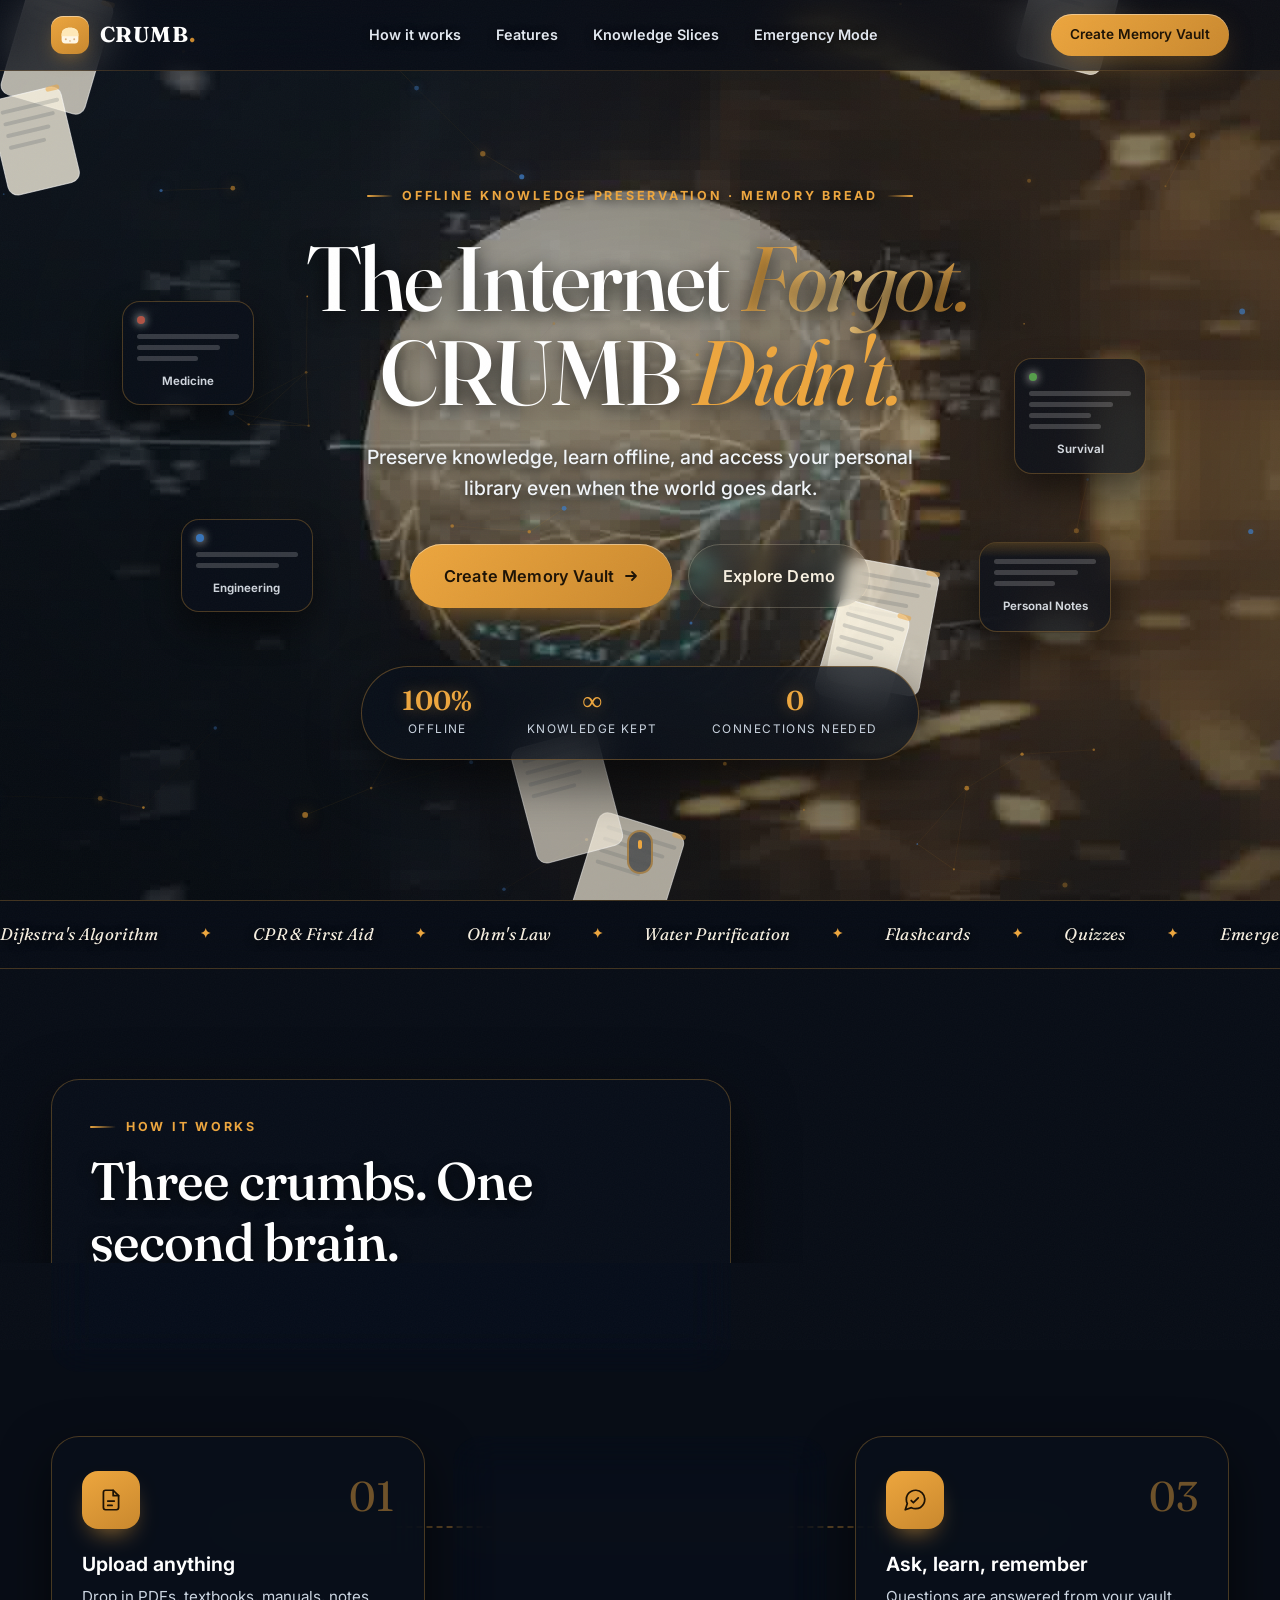
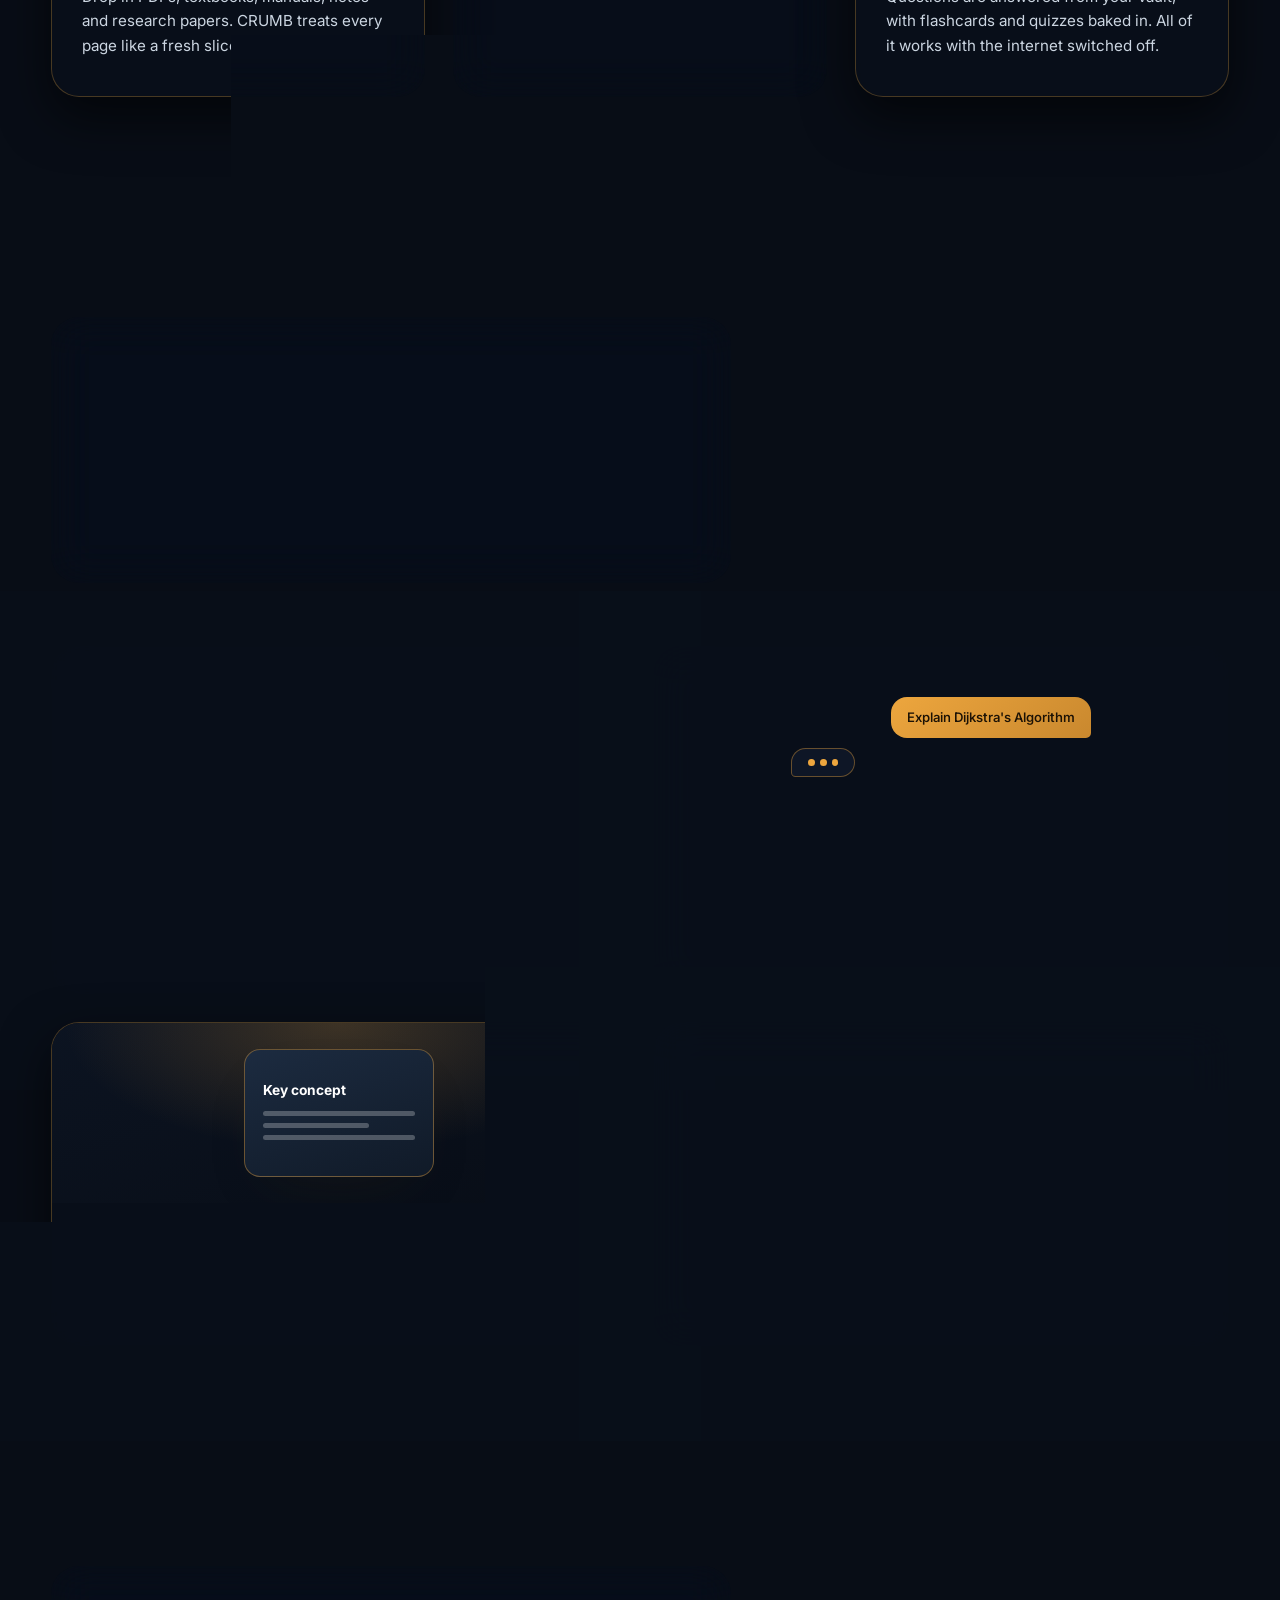
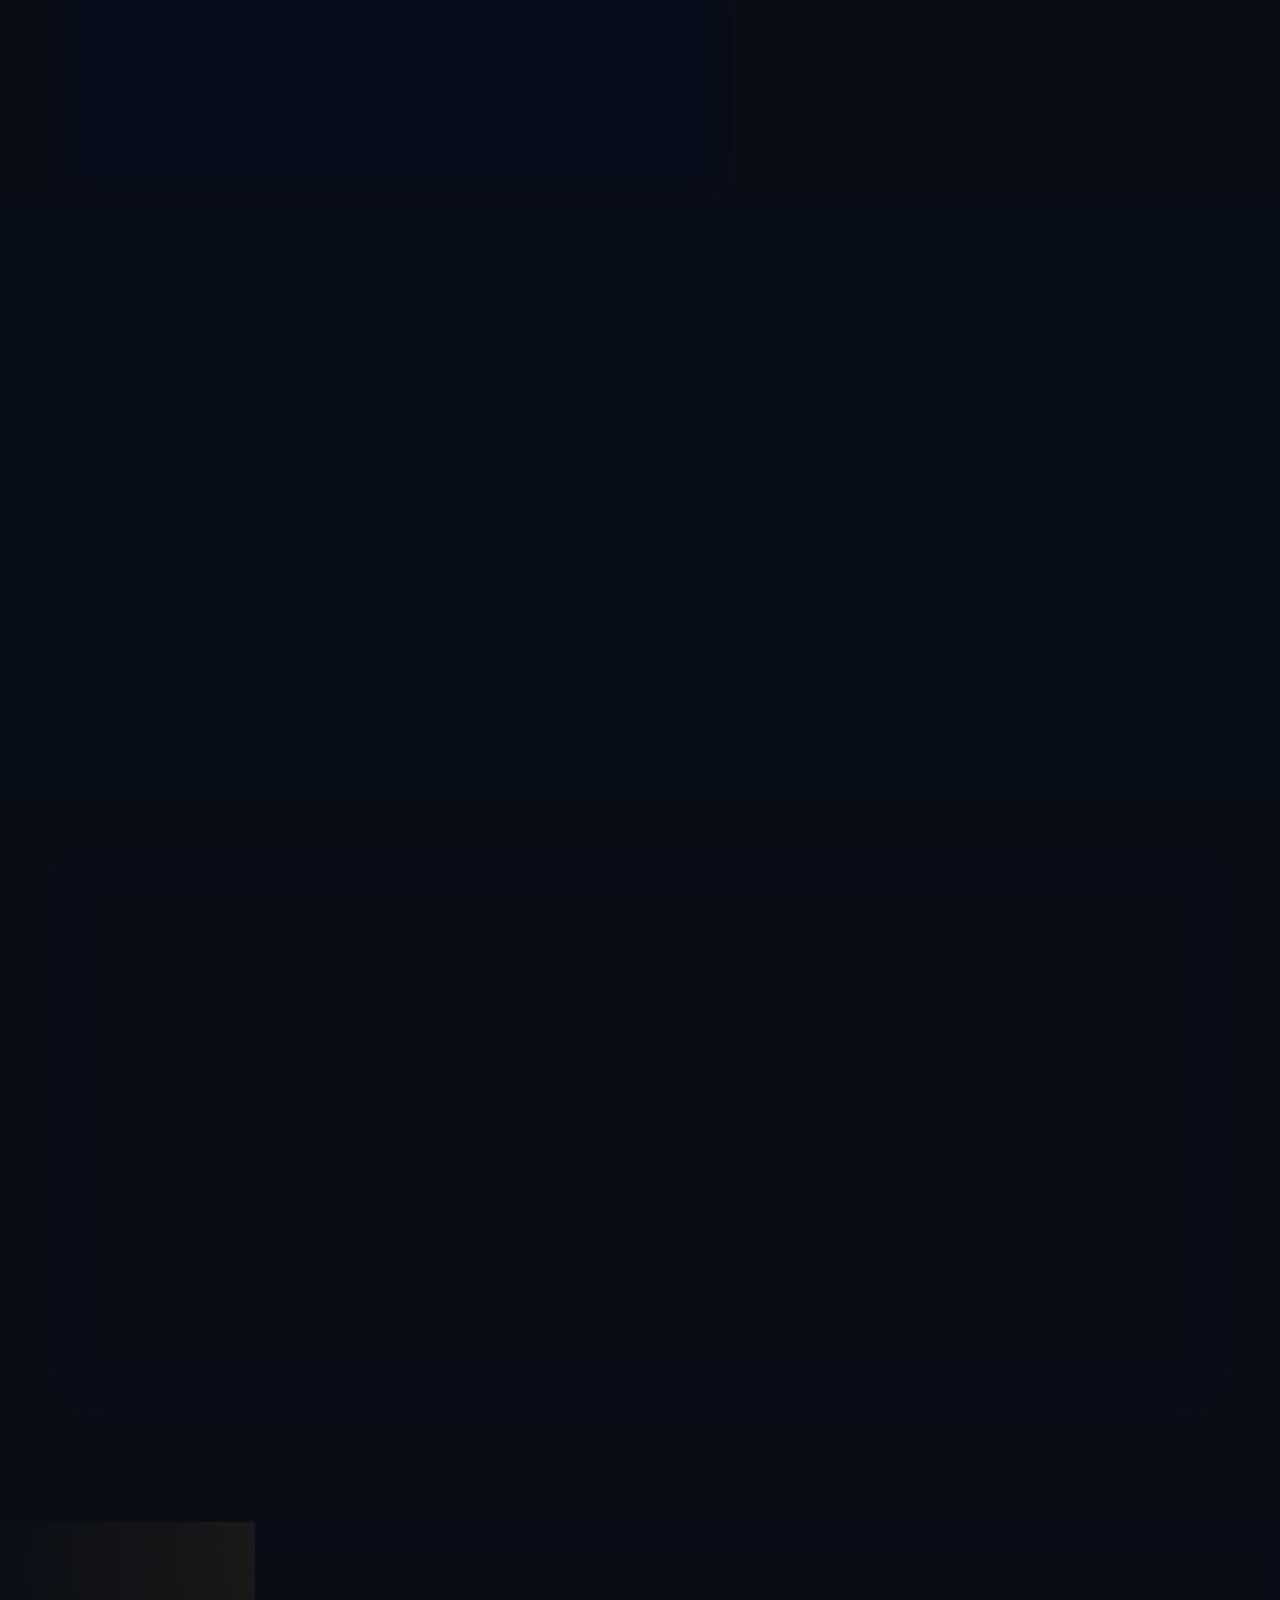
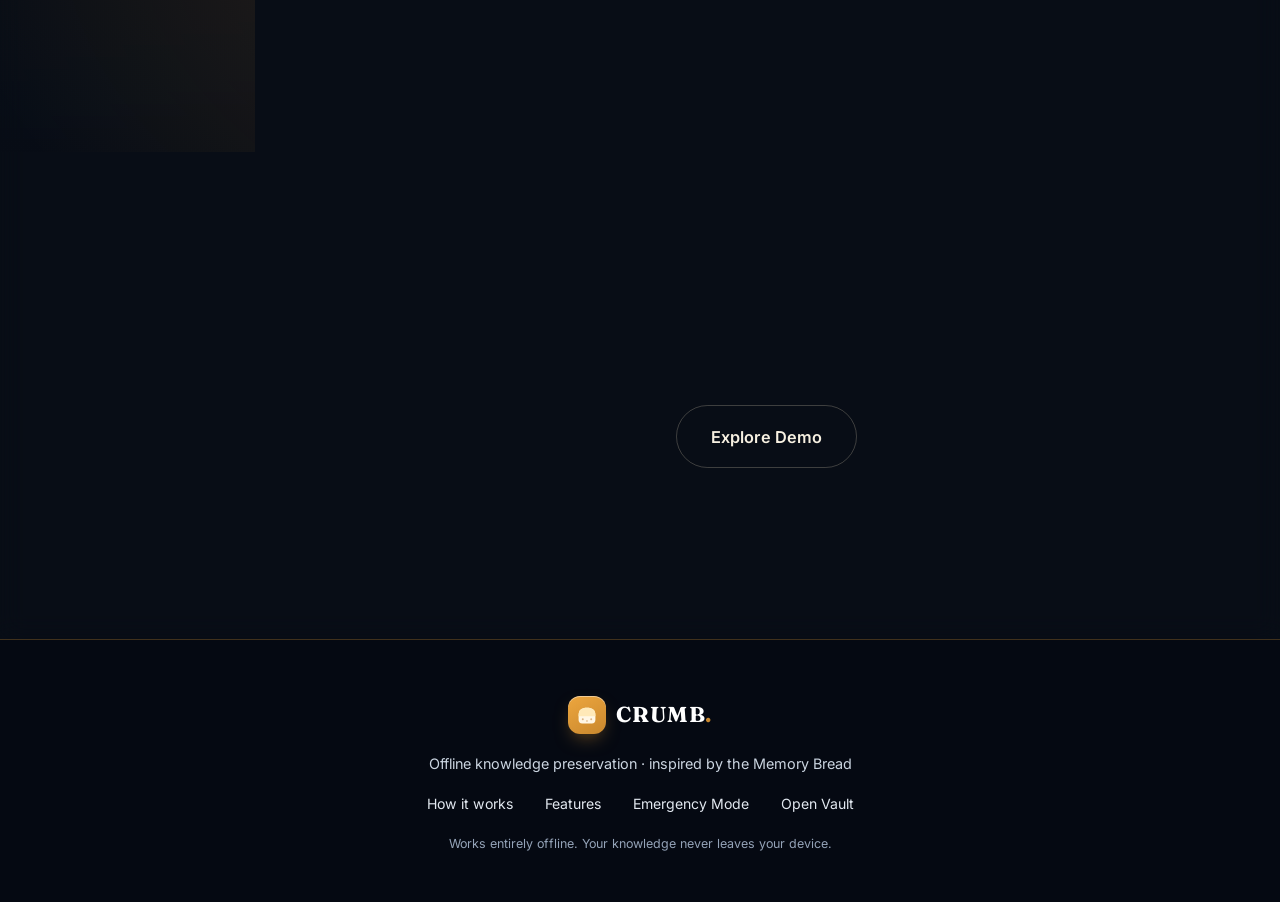
<file: index.html>
<!DOCTYPE html>
<html lang="en">
<head>
<meta charset="UTF-8" />
<meta name="viewport" content="width=device-width, initial-scale=1.0" />
<title>CRUMB — The Internet Forgot. CRUMB Didn't.</title>
<meta name="description" content="CRUMB is an offline knowledge preservation system. Preserve knowledge, learn offline, and access your personal library even when the world goes dark." />
<link rel="icon" href="data:image/svg+xml,%3Csvg xmlns='http://www.w3.org/2000/svg' viewBox='0 0 40 40'%3E%3Cpath d='M6 20c0-8 5-12 14-12s14 4 14 12v8a6 6 0 0 1-6 6H12a6 6 0 0 1-6-6v-8z' fill='%23E8A23D'/%3E%3Cpath d='M6 20c0-8 5-12 14-12s14 4 14 12v2H6v-2z' fill='%23F4CF93'/%3E%3Ccircle cx='13' cy='27' r='1.6' fill='%23B96F1F' opacity='.55'/%3E%3Ccircle cx='20' cy='30' r='1.6' fill='%23B96F1F' opacity='.4'/%3E%3Ccircle cx='27' cy='27' r='1.6' fill='%23B96F1F' opacity='.55'/%3E%3Cpath d='M18 5c0-2 2-2 2-4M25 6c0-2 2-2 2-4' stroke='%23C9882E' stroke-width='1.5' stroke-linecap='round' opacity='.6'/%3E%3C/svg%3E" />
<link rel="preconnect" href="https://fonts.googleapis.com" />
<link rel="preconnect" href="https://fonts.gstatic.com" crossorigin />
<link href="https://fonts.googleapis.com/css2?family=Fraunces:ital,opsz,wght@0,9..144,300..700;1,9..144,300..700&family=Inter:wght@400;500;600;700&display=swap" rel="stylesheet" />
<link rel="stylesheet" href="css/tokens.css" />
<link rel="stylesheet" href="css/landing.css" />
</head>
<body id="top">

<div class="grain" aria-hidden="true"></div>
<div class="page-veil" id="pageVeil" aria-hidden="true"><div class="veil-crumb"></div></div>

<!-- ================= 300-FRAME FULL LANDING PAGE BACKGROUND CANVAS ================= -->
<div class="landing-frame-bg" aria-hidden="true">
  <canvas id="heroFrameCanvas"></canvas>
  <div class="hero-vignette"></div>
</div>

<!-- ================= NAV ================= -->
<header class="nav" id="nav">
  <div class="container nav-inner">
    <a class="brand" href="#top" aria-label="CRUMB home">
      <span class="brand-mark" aria-hidden="true">
        <svg width="24" height="24" viewBox="0 0 40 40" fill="none"><path d="M6 20c0-8 5-12 14-12s14 4 14 12v8a6 6 0 0 1-6 6H12a6 6 0 0 1-6-6v-8z" fill="#fff7e6"/><path d="M6 20c0-8 5-12 14-12s14 4 14 12v2H6v-2z" fill="#ffe9b8"/><circle cx="13" cy="27" r="1.6" fill="#B96F1F" opacity=".5"/><circle cx="20" cy="30" r="1.6" fill="#B96F1F" opacity=".35"/><circle cx="27" cy="27" r="1.6" fill="#B96F1F" opacity=".5"/></svg>
      </span>
      <span class="brand-name">CRUMB<em>.</em></span>
    </a>
    <nav class="nav-links" aria-label="Primary">
      <a href="#how">How it works</a>
      <a href="#features">Features</a>
      <a href="#slices">Knowledge Slices</a>
      <a href="#emergency">Emergency Mode</a>
    </nav>
    <div class="nav-cta">
      <a class="btn btn-primary btn-sm" href="app.html" data-nav-link>Create Memory Vault</a>
    </div>
  </div>
</header>

<!-- ================= HERO ================= -->
<section class="hero" id="hero">
  <canvas id="heroCanvas" aria-hidden="true"></canvas>

  <div class="container hero-inner">
    <p class="eyebrow hero-eyebrow reveal">Offline Knowledge Preservation · Memory Bread</p>
    <h1 class="hero-title reveal" data-delay="1">
      The Internet <em>Forgot.</em><br />
      CRUMB <span class="hero-didnt">Didn't.</span>
    </h1>
    <p class="hero-sub reveal" data-delay="2">
      Preserve knowledge, learn offline, and access your personal library
      even when the world goes dark.
    </p>
    <div class="hero-cta reveal" data-delay="3">
      <a class="btn btn-primary btn-lg" href="app.html" data-nav-link>
        Create Memory Vault
        <svg width="16" height="16" viewBox="0 0 16 16" fill="none" aria-hidden="true"><path d="M3 8h10M9 4l4 4-4 4" stroke="currentColor" stroke-width="1.8" stroke-linecap="round" stroke-linejoin="round"/></svg>
      </a>
      <a class="btn btn-ghost-dark btn-lg" href="#how">Explore Demo</a>
    </div>

    <div class="hero-floats" aria-hidden="true">
      <div class="float-card float-a glass">
        <span class="float-dot" style="background:#c05a4a"></span>
        <div class="float-lines"><i></i><i></i><i></i></div>
        <span class="float-label">Medicine</span>
      </div>
      <div class="float-card float-b glass">
        <span class="float-dot" style="background:#3d7ec9"></span>
        <div class="float-lines"><i></i><i></i></div>
        <span class="float-label">Engineering</span>
      </div>
      <div class="float-card float-c glass">
        <span class="float-dot" style="background:#5aa94f"></span>
        <div class="float-lines"><i></i><i></i><i></i><i></i></div>
        <span class="float-label">Survival</span>
      </div>
      <div class="float-card float-d slice">
        <div class="float-lines"><i></i><i></i><i></i></div>
        <span class="float-label">Personal Notes</span>
      </div>
    </div>

    <div class="hero-stats reveal" data-delay="4">
      <div class="hero-stat"><strong>100%</strong><span>Offline</span></div>
      <div class="hero-stat"><strong>∞</strong><span>Knowledge kept</span></div>
      <div class="hero-stat"><strong>0</strong><span>Connections needed</span></div>
    </div>
  </div>

  <div class="scroll-cue" aria-hidden="true"><span></span></div>
</section>

<!-- ================= MARQUEE ================= -->
<div class="marquee" aria-hidden="true">
  <div class="marquee-track">
    <span>Dijkstra's Algorithm</span><b>✦</b>
    <span>CPR &amp; First Aid</span><b>✦</b>
    <span>Ohm's Law</span><b>✦</b>
    <span>Water Purification</span><b>✦</b>
    <span>Flashcards</span><b>✦</b>
    <span>Quizzes</span><b>✦</b>
    <span>Emergency Guides</span><b>✦</b>
    <span>Study Guides</span><b>✦</b>
    <span>Dijkstra's Algorithm</span><b>✦</b>
    <span>CPR &amp; First Aid</span><b>✦</b>
    <span>Ohm's Law</span><b>✦</b>
    <span>Water Purification</span><b>✦</b>
    <span>Flashcards</span><b>✦</b>
    <span>Quizzes</span><b>✦</b>
    <span>Emergency Guides</span><b>✦</b>
    <span>Study Guides</span><b>✦</b>
  </div>
</div>

<!-- ================= HOW IT WORKS ================= -->
<section class="section how" id="how">
  <div class="container">
    <div class="section-head reveal">
      <span class="eyebrow">How it works</span>
      <h2>Three crumbs. One second brain.</h2>
      <p>From forgotten PDF to glowing memory — everything happens on your device, never in a cloud.</p>
    </div>
    <div class="how-grid">
      <article class="how-card glass reveal" data-delay="1">
        <span class="how-num">01</span>
        <div class="how-icon" aria-hidden="true">
          <svg width="26" height="26" viewBox="0 0 24 24" fill="none" stroke="currentColor" stroke-width="1.6" stroke-linecap="round" stroke-linejoin="round"><path d="M14 3H7a2 2 0 0 0-2 2v14a2 2 0 0 0 2 2h10a2 2 0 0 0 2-2V8l-5-5z"/><path d="M14 3v5h5"/><path d="M9 13h6M9 17h4"/></svg>
        </div>
        <h3>Upload anything</h3>
        <p>Drop in PDFs, textbooks, manuals, notes and research papers. CRUMB treats every page like a fresh slice of memory bread.</p>
      </article>
      <article class="how-card glass reveal" data-delay="2">
        <span class="how-num">02</span>
        <div class="how-icon" aria-hidden="true">
          <svg width="26" height="26" viewBox="0 0 24 24" fill="none" stroke="currentColor" stroke-width="1.6" stroke-linecap="round" stroke-linejoin="round"><rect x="4" y="8" width="16" height="12" rx="2"/><path d="M12 8V4M8 4h8"/><circle cx="12" cy="14" r="1.4" fill="currentColor" stroke="none"/><circle cx="16.5" cy="15" r="1.4" fill="currentColor" stroke="none"/><circle cx="7.5" cy="15" r="1.4" fill="currentColor" stroke="none"/></svg>
        </div>
        <h3>CRUMB processes locally</h3>
        <p>Your documents are indexed, summarized and imprinted into searchable knowledge — right on your device. Nothing leaves it.</p>
      </article>
      <article class="how-card glass reveal" data-delay="3">
        <span class="how-num">03</span>
        <div class="how-icon" aria-hidden="true">
          <svg width="26" height="26" viewBox="0 0 24 24" fill="none" stroke="currentColor" stroke-width="1.6" stroke-linecap="round" stroke-linejoin="round"><path d="M21 11.5a8.38 8.38 0 0 1-.9 3.8 8.5 8.5 0 0 1-7.6 4.7 8.38 8.38 0 0 1-3.8-.9L3 21l1.9-5.7a8.38 8.38 0 0 1-.9-3.8 8.5 8.5 0 0 1 4.7-7.6 8.38 8.38 0 0 1 3.8-.9h.5a8.48 8.48 0 0 1 8 8v.5z"/><path d="M8.5 12.5l2 2 4.5-4.5"/></svg>
        </div>
        <h3>Ask, learn, remember</h3>
        <p>Questions are answered from your vault, with flashcards and quizzes baked in. All of it works with the internet switched off.</p>
      </article>
    </div>
  </div>
</section>

<!-- ================= FEATURES ================= -->
<section class="section features" id="features">
  <div class="container">
    <div class="section-head reveal">
      <span class="eyebrow">Features</span>
      <h2>Everything a library is.<br />Nothing the cloud needs.</h2>
      <p>Four capabilities, one quiet promise: your knowledge survives anything.</p>
    </div>

    <div class="features-grid">
      <article class="feature-card glass reveal">
        <div class="feature-visual vault-visual" aria-hidden="true">
          <div class="mini-slice mini-s-1"><i></i><i></i><i></i></div>
          <div class="mini-slice mini-s-2"><i></i><i></i><i></i></div>
          <div class="mini-slice mini-s-3"><i></i><i></i><i></i></div>
        </div>
        <div class="feature-body">
          <h3>Memory Vault</h3>
          <p>Store and organize documents into knowledge collections — engineering, medicine, survival, notes — each one a warm slice of bread.</p>
        </div>
      </article>

      <article class="feature-card glass reveal" data-delay="1">
        <div class="feature-visual chat-visual" aria-hidden="true">
          <div class="mini-chat">
            <div class="mini-bubble mini-user">Explain Dijkstra's Algorithm</div>
            <div class="mini-bubble mini-ai"><span></span><span></span><span></span></div>
          </div>
        </div>
        <div class="feature-body">
          <h3>Offline Intelligence</h3>
          <p>Ask questions and receive answers from stored content — no internet, no API, no tracking. Pure local reasoning.</p>
        </div>
      </article>

      <article class="feature-card glass reveal" data-delay="2">
        <div class="feature-visual imprint-visual" aria-hidden="true">
          <div class="mini-card">
            <div class="mini-card-front">
              <b>Key concept</b>
              <i></i><i></i><i></i>
            </div>
            <div class="mini-card-back"><b>✓ Imprinted</b><span>Flashcard · Quiz · Summary</span></div>
          </div>
        </div>
        <div class="feature-body">
          <h3>Knowledge Imprint</h3>
          <p>Every source becomes summaries, key concepts, flashcards, quizzes and study guides — a permanent imprint on your memory.</p>
        </div>
      </article>

      <article class="feature-card glass reveal" data-delay="3">
        <div class="feature-visual vault-visual" aria-hidden="true">
          <div class="emergency-ring" aria-hidden="true"><span></span></div>
          <div class="mini-slice mini-s-1 emg"><i></i><i></i></div>
        </div>
        <div class="feature-body">
          <h3>Emergency Knowledge Mode</h3>
          <p>When the internet dies, critical knowledge doesn't. First aid, disaster guides and manuals stay one tap away.</p>
        </div>
      </article>
    </div>
  </div>
</section>

<!-- ================= KNOWLEDGE SLICES (interactive) ================= -->
<section class="section slices" id="slices">
  <div class="container">
    <div class="section-head reveal">
      <span class="eyebrow">Knowledge Slices</span>
      <h2>Drag. Drop. Remember.</h2>
      <p>Every uploaded source becomes a digital bread slice. Drop slices into the Memory Tray to make them your active knowledge sources — try it.</p>
    </div>
    <div class="slices-demo glass reveal">
      <div class="slices-rack" id="sliceRack" aria-label="Knowledge slices">
        <div class="slice demo-slice" draggable="true" data-slice="engineering">
          <span class="slice-icon" style="background:linear-gradient(150deg,#3d7ec9,#24518f)">⚙</span>
          <div><div class="slice-name">Engineering</div><div class="slice-meta">3 documents</div></div>
          <span class="slice-badge">✓</span>
        </div>
        <div class="slice demo-slice" draggable="true" data-slice="medicine">
          <span class="slice-icon" style="background:linear-gradient(150deg,#c05a4a,#8f2f24)">✚</span>
          <div><div class="slice-name">Medicine</div><div class="slice-meta">4 documents</div></div>
          <span class="slice-badge">✓</span>
        </div>
        <div class="slice demo-slice" draggable="true" data-slice="survival">
          <span class="slice-icon" style="background:linear-gradient(150deg,#5aa94f,#2e6b26)">▲</span>
          <div><div class="slice-name">Survival</div><div class="slice-meta">5 documents</div></div>
          <span class="slice-badge">✓</span>
        </div>
        <div class="slice demo-slice" draggable="true" data-slice="electronics">
          <span class="slice-icon" style="background:linear-gradient(150deg,#b8863a,#7a5117)">⚡</span>
          <div><div class="slice-name">Electronics</div><div class="slice-meta">4 documents</div></div>
          <span class="slice-badge">✓</span>
        </div>
      </div>

      <div class="slices-tray" id="sliceTray">
        <div class="tray-inner">
          <svg class="tray-icon" width="30" height="30" viewBox="0 0 24 24" fill="none" stroke="currentColor" stroke-width="1.6" stroke-linecap="round" stroke-linejoin="round" aria-hidden="true"><path d="M4 10h16v9a2 2 0 0 1-2 2H6a2 2 0 0 1-2-2v-9z"/><path d="M8 10V7a4 4 0 0 1 8 0v3"/></svg>
          <strong>Memory Tray</strong>
          <p id="trayText">Drop a knowledge slice here</p>
        </div>
      </div>
    </div>
  </div>
</section>

<!-- ================= EMERGENCY ================= -->
<section class="section emergency" id="emergency">
  <div class="container">
    <div class="emergency-panel glass-dark reveal">
      <div class="emergency-glow" aria-hidden="true"></div>
      <div class="emergency-copy">
        <span class="eyebrow" style="color:var(--amber-bright)">Emergency Knowledge Mode</span>
        <h2>When the world goes dark,<br />your knowledge stays lit.</h2>
        <p>CRUMB keeps the essentials pre-imprinted so a blackout never means a blank page.</p>
        <div class="emergency-chips">
          <span class="chip chip-dark amber">First Aid</span>
          <span class="chip chip-dark amber">Engineering Manuals</span>
          <span class="chip chip-dark amber">Disaster Response</span>
          <span class="chip chip-dark amber">Educational Resources</span>
        </div>
        <a class="btn btn-primary btn-lg" href="app.html" data-nav-link>
          Open the Vault
          <svg width="16" height="16" viewBox="0 0 16 16" fill="none" aria-hidden="true"><path d="M3 8h10M9 4l4 4-4 4" stroke="currentColor" stroke-width="1.8" stroke-linecap="round" stroke-linejoin="round"/></svg>
        </a>
      </div>
      <div class="emergency-art" aria-hidden="true">
        <div class="radar"><span class="radar-sweep"></span><i class="r1"></i><i class="r2"></i><i class="r3"></i></div>
        <p>Signal: <b>LOCAL</b></p>
      </div>
    </div>
  </div>
</section>

<!-- ================= FINAL CTA ================= -->
<section class="section finale">
  <div class="container finale-inner reveal">
    <div class="finale-mark" aria-hidden="true">
      <svg width="72" height="72" viewBox="0 0 40 40" fill="none"><path d="M6 20c0-8 5-12 14-12s14 4 14 12v8a6 6 0 0 1-6 6H12a6 6 0 0 1-6-6v-8z" fill="#fdf3dd"/><path d="M6 20c0-8 5-12 14-12s14 4 14 12v2H6v-2z" fill="#f6ddac"/><circle cx="13" cy="27" r="1.6" fill="#B96F1F" opacity=".5"/><circle cx="20" cy="30" r="1.6" fill="#B96F1F" opacity=".35"/><circle cx="27" cy="27" r="1.6" fill="#B96F1F" opacity=".5"/></svg>
    </div>
    <h2>Carry humanity's memory<br />in your pocket.</h2>
    <p>No cloud. No signal. No problem.</p>
    <div class="finale-cta">
      <a class="btn btn-primary btn-lg" href="app.html" data-nav-link>Create Memory Vault</a>
      <a class="btn btn-ghost-dark btn-lg" href="#how">Explore Demo</a>
    </div>
    <p class="finale-tag">“A crumb of knowledge. A lifetime of memory.”</p>
  </div>
</section>

<!-- ================= FOOTER ================= -->
<footer class="footer">
  <div class="container footer-inner">
    <a class="brand" href="#top">
      <span class="brand-mark" aria-hidden="true">
        <svg width="24" height="24" viewBox="0 0 40 40" fill="none"><path d="M6 20c0-8 5-12 14-12s14 4 14 12v8a6 6 0 0 1-6 6H12a6 6 0 0 1-6-6v-8z" fill="#fff7e6"/><path d="M6 20c0-8 5-12 14-12s14 4 14 12v2H6v-2z" fill="#ffe9b8"/><circle cx="13" cy="27" r="1.6" fill="#B96F1F" opacity=".5"/><circle cx="20" cy="30" r="1.6" fill="#B96F1F" opacity=".35"/><circle cx="27" cy="27" r="1.6" fill="#B96F1F" opacity=".5"/></svg>
      </span>
      <span class="brand-name">CRUMB<em>.</em></span>
    </a>
    <p class="footer-tagline">Offline knowledge preservation · inspired by the Memory Bread</p>
    <nav class="footer-links" aria-label="Footer">
      <a href="#how">How it works</a>
      <a href="#features">Features</a>
      <a href="#emergency">Emergency Mode</a>
      <a href="app.html">Open Vault</a>
    </nav>
    <p class="footer-note">Works entirely offline. Your knowledge never leaves your device.</p>
  </div>
</footer>

<script src="js/hero-canvas.js"></script>
<script src="js/landing.js"></script>
<script src="js/scroll-sequence.js"></script>
</body>
</html>
</file>
<file: css/tokens.css>
/* ============================================================
   CRUMB — design tokens & shared foundation
   "A crumb of knowledge. A lifetime of memory."
   ============================================================ */

:root {
  /* palette — cream, parchment, amber, deep navy */
  --cream:        #f7f0e1;
  --cream-2:      #fbf6ea;
  --parchment:    #efe4cb;
  --parchment-2:  #e4d5b2;
  --crust:        #8a5a24;
  --amber:        #c9882e;
  --amber-bright: #eda63e;
  --amber-soft:   #f4cf93;
  --honey:        #ffd98e;
  --navy:         #0b1829;
  --navy-1:       #0f2036;
  --navy-2:       #152c46;
  --navy-3:       #1d3a5c;
  --navy-glow:    #2c5484;
  --slate:        #8fa3bc;
  --ink:          #2b3644;
  --ink-soft:     #5c6a7b;
  --line:         #e2d3b2;
  --line-dark:    rgba(255, 252, 245, 0.09);

  /* typography */
  --font-display: "Fraunces", Georgia, "Times New Roman", serif;
  --font-body:    "Inter", -apple-system, BlinkMacSystemFont, "Segoe UI", Roboto, sans-serif;

  /* depth */
  --shadow-soft:  0 24px 60px -28px rgba(52, 38, 12, 0.28);
  --shadow-card:  0 34px 70px -30px rgba(16, 26, 42, 0.4);
  --shadow-glow:  0 0 46px rgba(237, 166, 62, 0.4);
  --shadow-glow-lg: 0 0 90px rgba(237, 166, 62, 0.45);

  /* shape */
  --radius-lg: 28px;
  --radius-md: 18px;
  --radius-sm: 12px;
  --radius-pill: 999px;

  /* motion */
  --ease-out:    cubic-bezier(0.22, 1, 0.36, 1);
  --ease-spring: cubic-bezier(0.34, 1.56, 0.64, 1);
  --speed-1: 0.18s;
  --speed-2: 0.35s;
  --speed-3: 0.6s;

  --header-h: 76px;
}

/* ---------- reset ---------- */
*, *::before, *::after { box-sizing: border-box; }
html { scroll-behavior: smooth; -webkit-text-size-adjust: 100%; }
body {
  margin: 0;
  font-family: var(--font-body);
  background: #080d16;
  color: #FFFFFF;
  line-height: 1.6;
  -webkit-font-smoothing: antialiased;
  text-rendering: optimizeLegibility;
  overflow-x: hidden;
}
img, svg, canvas { display: block; max-width: 100%; }
a { color: inherit; text-decoration: none; }
button { font-family: inherit; cursor: pointer; }
h1, h2, h3, h4 { margin: 0; font-weight: 600; line-height: 1.15; }
p { margin: 0; }
ul { margin: 0; padding: 0; list-style: none; }

::selection { background: var(--amber-soft); color: var(--navy); }
:focus-visible { outline: 2px solid var(--amber-bright); outline-offset: 3px; border-radius: 4px; }

::-webkit-scrollbar { width: 10px; height: 10px; }
::-webkit-scrollbar-track { background: transparent; }
::-webkit-scrollbar-thumb {
  background: rgba(201, 138, 46, 0.35);
  border-radius: 99px;
  border: 3px solid transparent;
  background-clip: content-box;
}

/* ---------- layout helpers ---------- */
.container { width: min(1180px, 92%); margin-inline: auto; }

.eyebrow {
  display: inline-flex; align-items: center; gap: 0.6rem;
  font-size: 0.78rem; font-weight: 600; letter-spacing: 0.22em;
  text-transform: uppercase; color: var(--amber);
}
.eyebrow::before {
  content: ""; width: 26px; height: 2px; border-radius: 2px;
  background: linear-gradient(90deg, var(--amber-bright), transparent);
}

.section { padding: 110px 0; position: relative; }
.section-head { max-width: 640px; margin-bottom: 64px; }
.section-head h2 {
  font-family: var(--font-display);
  font-size: clamp(2.1rem, 4.4vw, 3.3rem);
  font-weight: 500; letter-spacing: -0.02em;
  margin: 18px 0 16px;
}
.section-head p { color: var(--ink-soft); font-size: 1.06rem; }

/* ---------- grain overlay ---------- */
.grain {
  position: fixed; inset: -50%;
  width: 200%; height: 200%;
  pointer-events: none; z-index: 9990;
  opacity: 0.05;
  background-image: url("data:image/svg+xml,%3Csvg xmlns='http://www.w3.org/2000/svg' width='180' height='180'%3E%3Cfilter id='n'%3E%3CfeTurbulence type='fractalNoise' baseFrequency='0.82' numOctaves='2' stitchTiles='stitch'/%3E%3C/filter%3E%3Crect width='180' height='180' filter='url(%23n)' opacity='0.6'/%3E%3C/svg%3E");
  animation: grainShift 9s steps(10) infinite;
}
@keyframes grainShift {
  0%, 100% { transform: translate(0, 0); }
  20% { transform: translate(-2%, 1%); }
  40% { transform: translate(1%, -2%); }
  60% { transform: translate(-1%, 2%); }
  80% { transform: translate(2%, 1%); }
}

/* ---------- glass panels ---------- */
.glass {
  background: rgba(255, 252, 245, 0.62);
  backdrop-filter: blur(18px) saturate(1.25);
  -webkit-backdrop-filter: blur(18px) saturate(1.25);
  border: 1px solid rgba(255, 255, 255, 0.65);
  box-shadow: var(--shadow-soft);
}
.glass-dark {
  background: linear-gradient(160deg, rgba(30, 52, 82, 0.62), rgba(13, 27, 45, 0.72));
  backdrop-filter: blur(18px) saturate(1.2);
  -webkit-backdrop-filter: blur(18px) saturate(1.2);
  border: 1px solid rgba(255, 240, 210, 0.1);
  box-shadow: 0 30px 70px -30px rgba(0, 0, 0, 0.55);
}

/* ---------- buttons ---------- */
.btn {
  display: inline-flex; align-items: center; justify-content: center; gap: 0.55rem;
  padding: 0.95rem 1.7rem;
  border-radius: var(--radius-pill);
  border: none;
  font-family: var(--font-body);
  font-size: 0.95rem; font-weight: 600; letter-spacing: 0.01em;
  color: var(--ink);
  transition: transform 0.35s var(--ease-spring), box-shadow 0.35s var(--ease-out),
              background 0.25s, color 0.25s, border-color 0.25s;
  white-space: nowrap;
}
.btn:active { transform: translateY(1px) scale(0.99); }
.btn-primary {
  background: linear-gradient(135deg, var(--amber-bright) 0%, var(--amber) 100%);
  color: #1c1205;
  box-shadow: 0 12px 32px -10px rgba(201, 138, 46, 0.6), inset 0 1px 0 rgba(255, 255, 255, 0.4);
}
.btn-primary:hover {
  transform: translateY(-2px);
  box-shadow: 0 18px 44px -12px rgba(201, 138, 46, 0.75), inset 0 1px 0 rgba(255, 255, 255, 0.4);
}
.btn-dark {
  background: linear-gradient(140deg, var(--navy-3), var(--navy-1));
  color: var(--cream);
  box-shadow: 0 14px 34px -14px rgba(11, 24, 41, 0.7);
}
.btn-dark:hover { transform: translateY(-2px); box-shadow: 0 20px 44px -14px rgba(11, 24, 41, 0.8); }
.btn-ghost {
  background: rgba(255, 252, 245, 0.5);
  border: 1px solid rgba(43, 54, 68, 0.16);
  backdrop-filter: blur(10px);
  -webkit-backdrop-filter: blur(10px);
}
.btn-ghost:hover { border-color: rgba(201, 138, 46, 0.5); background: rgba(255, 252, 245, 0.75); transform: translateY(-2px); }
.btn-ghost-dark {
  background: transparent; color: var(--cream);
  border: 1px solid rgba(255, 240, 210, 0.22);
  backdrop-filter: blur(8px);
  -webkit-backdrop-filter: blur(8px);
}
.btn-ghost-dark:hover { border-color: var(--amber-bright); color: var(--amber-bright); transform: translateY(-2px); }
.btn-sm { padding: 0.62rem 1.15rem; font-size: 0.85rem; }
.btn-lg { padding: 1.1rem 2.1rem; font-size: 1.02rem; }

/* ---------- brand ---------- */
.brand { display: inline-flex; align-items: center; gap: 0.65rem; font-weight: 700; }
.brand-mark {
  width: 38px; height: 38px; border-radius: 12px;
  display: grid; place-items: center;
  background: linear-gradient(150deg, var(--amber-bright), var(--amber));
  box-shadow: 0 8px 20px -8px rgba(201, 138, 46, 0.75), inset 0 1px 0 rgba(255, 255, 255, 0.45);
}
.brand-name {
  font-family: var(--font-display);
  font-size: 1.35rem; font-weight: 700; letter-spacing: 0.04em;
}
.brand-name em { font-style: normal; color: var(--amber); }

/* ---------- bread slice card (shared) ---------- */
.slice {
  position: relative;
  border-radius: var(--radius-md);
  background: linear-gradient(160deg, #fdf7e8, #f2e5c6);
  border: 1px solid rgba(255, 255, 255, 0.75);
  box-shadow: 0 14px 34px -18px rgba(64, 44, 14, 0.5), inset 0 1px 0 rgba(255, 255, 255, 0.9);
  overflow: hidden;
  transition: transform 0.4s var(--ease-spring), box-shadow 0.4s var(--ease-out), border-color 0.3s;
}
.slice::after { /* top crust */
  content: ""; position: absolute; inset: 0 0 auto 0; height: 14px;
  background: linear-gradient(180deg, rgba(201, 138, 46, 0.5), rgba(201, 138, 46, 0));
  opacity: 0.55;
}
.slice:hover { transform: translateY(-4px) rotate(-0.4deg); box-shadow: 0 22px 44px -20px rgba(64, 44, 14, 0.55); }
.slice.active {
  border-color: rgba(237, 166, 62, 0.85);
  box-shadow: 0 0 0 2px rgba(237, 166, 62, 0.5), 0 18px 44px -18px rgba(201, 138, 46, 0.6);
}

.slice-icon {
  width: 42px; height: 42px; border-radius: 12px;
  display: grid; place-items: center; flex: none;
  color: #fff;
  box-shadow: inset 0 1px 0 rgba(255, 255, 255, 0.35), 0 6px 14px -6px rgba(20, 30, 45, 0.5);
}
.slice-name { font-weight: 650; font-size: 0.95rem; letter-spacing: 0.005em; }
.slice-meta { font-size: 0.74rem; color: var(--ink-soft); margin-top: 2px; }
.slice-badge {
  position: absolute; top: 10px; right: 10px;
  width: 18px; height: 18px; border-radius: 50%;
  display: grid; place-items: center;
  background: var(--amber-bright); color: #1c1205;
  font-size: 0.62rem; font-weight: 800;
  box-shadow: 0 0 14px rgba(237, 166, 62, 0.8);
  opacity: 0; transform: scale(0.4);
  transition: opacity 0.3s var(--ease-out), transform 0.4s var(--ease-spring);
}
.slice.active .slice-badge { opacity: 1; transform: scale(1); }

/* ---------- chips ---------- */
.chip {
  display: inline-flex; align-items: center; gap: 0.4rem;
  padding: 0.42rem 0.9rem;
  border-radius: var(--radius-pill);
  font-size: 0.78rem; font-weight: 550;
  background: rgba(255, 252, 245, 0.55);
  border: 1px solid rgba(43, 54, 68, 0.14);
  color: var(--ink-soft);
  transition: all 0.25s var(--ease-out);
}
.chip-dark {
  background: rgba(255, 244, 222, 0.06);
  border-color: var(--line-dark);
  color: var(--cream);
}
.chip.amber { background: rgba(237, 166, 62, 0.14); border-color: rgba(237, 166, 62, 0.35); color: var(--amber); }

/* ---------- scroll reveal ---------- */
.reveal { opacity: 0; transform: translateY(30px); transition: opacity 0.9s var(--ease-out), transform 0.9s var(--ease-out); }
.reveal.in-view { opacity: 1; transform: none; }
.reveal[data-delay="1"] { transition-delay: 0.1s; }
.reveal[data-delay="2"] { transition-delay: 0.2s; }
.reveal[data-delay="3"] { transition-delay: 0.3s; }
.reveal[data-delay="4"] { transition-delay: 0.42s; }

/* ---------- page transition veil ---------- */
.page-veil {
  position: fixed; inset: 0; z-index: 10000;
  background: radial-gradient(120% 120% at 50% 20%, var(--navy-2), var(--navy));
  opacity: 0; pointer-events: none;
  transition: opacity 0.5s var(--ease-out);
  display: grid; place-items: center;
}
.page-veil.show { opacity: 1; pointer-events: all; }
.page-veil .veil-crumb {
  width: 64px; height: 64px; border-radius: 18px;
  background: linear-gradient(150deg, var(--amber-bright), var(--amber));
  box-shadow: var(--shadow-glow);
  animation: veilPulse 1s ease-in-out infinite alternate;
}
@keyframes veilPulse { from { transform: scale(0.9); } to { transform: scale(1.08); } }

/* ---------- keyframes ---------- */
@keyframes floatY { 0%, 100% { transform: translateY(0); } 50% { transform: translateY(-14px); } }
@keyframes glowPulse { 0%, 100% { opacity: 0.55; } 50% { opacity: 1; } }
@keyframes marquee { to { transform: translateX(-50%); } }
@keyframes fadeIn { from { opacity: 0; transform: translateY(10px); } to { opacity: 1; transform: none; } }
@keyframes popIn { from { opacity: 0; transform: scale(0.92) translateY(8px); } to { opacity: 1; transform: none; } }
@keyframes dotBounce { 0%, 60%, 100% { transform: translateY(0); opacity: 0.4; } 30% { transform: translateY(-6px); opacity: 1; } }
@keyframes shimmer { to { background-position: -200% 0; } }
@keyframes spinSlow { to { transform: rotate(360deg); } }
@keyframes sliceEntrance { from { opacity: 0; transform: translateY(-8px) scale(0.96); } to { opacity: 1; transform: none; } }

/* ---------- reduced motion ---------- */
@media (prefers-reduced-motion: reduce) {
  html { scroll-behavior: auto; }
  *, *::before, *::after {
    animation-duration: 0.001s !important;
    animation-iteration-count: 1 !important;
    transition-duration: 0.001s !important;
  }
  .reveal { opacity: 1; transform: none; }
}
</file>
<file: css/landing.css>
/* ============================================================
   CRUMB — landing page
   Full 300-Frame Background Scrubbing & High Contrast Design System
   ============================================================ */

/* ---------- nav ---------- */
.nav {
  position: fixed; inset: 0 0 auto 0; z-index: 100;
  padding: 14px 0;
  background: rgba(8, 13, 22, 0.75);
  backdrop-filter: blur(20px) saturate(1.4);
  -webkit-backdrop-filter: blur(20px) saturate(1.4);
  border-bottom: 1px solid rgba(237, 166, 62, 0.18);
  transition: background 0.4s var(--ease-out), box-shadow 0.4s var(--ease-out), padding 0.4s var(--ease-out);
}
.nav.scrolled {
  background: rgba(8, 13, 22, 0.92);
  backdrop-filter: blur(24px) saturate(1.5);
  -webkit-backdrop-filter: blur(24px) saturate(1.5);
  box-shadow: 0 10px 30px rgba(0, 0, 0, 0.6);
  padding: 10px 0;
}
.nav-inner { display: flex; align-items: center; justify-content: space-between; gap: 2rem; }
.nav-links { display: flex; gap: 2.2rem; }
.nav-links a {
  font-size: 0.9rem; font-weight: 600; color: #E2E8F0;
  position: relative; padding: 4px 0;
  transition: color 0.25s;
  text-shadow: 0 2px 8px rgba(0, 0, 0, 0.8);
}
.nav-links a::after {
  content: ""; position: absolute; left: 0; bottom: -2px; width: 100%; height: 2px;
  background: linear-gradient(90deg, var(--amber-bright), transparent);
  border-radius: 2px; transform: scaleX(0); transform-origin: left;
  transition: transform 0.35s var(--ease-out);
}
.nav-links a:hover { color: var(--amber-bright); }
.nav-links a:hover::after { transform: scaleX(1); }
.nav .brand-name { color: #FFFFFF !important; }

/* ---------- 300-FRAME FULL LANDING PAGE BACKGROUND CANVAS ---------- */
.landing-frame-bg {
  position: fixed;
  inset: 0;
  width: 100vw;
  height: 100vh;
  z-index: 0;
  pointer-events: none;
  overflow: hidden;
  background: #080d16;
}

#heroFrameCanvas {
  width: 100%;
  height: 100%;
  display: block;
  will-change: transform;
  transform: translateZ(0);
}

.hero-vignette {
  position: absolute; inset: 0; pointer-events: none;
  background: radial-gradient(120% 120% at 50% 40%, rgba(8, 13, 22, 0.32) 0%, rgba(8, 13, 22, 0.78) 100%);
}

/* ---------- hero ---------- */
.hero {
  position: relative; min-height: 100svh;
  display: flex; align-items: center;
  padding: calc(var(--header-h) + 30px) 0 60px;
  overflow: hidden;
  background: transparent;
}
#heroCanvas { position: absolute; inset: 0; width: 100%; height: 100%; }

.hero-inner {
  position: relative; z-index: 2;
  display: flex; flex-direction: column; align-items: center; text-align: center;
}
.hero-eyebrow {
  justify-content: center;
  color: var(--amber-bright) !important;
  font-weight: 700;
  text-shadow: 0 2px 10px rgba(0, 0, 0, 0.9);
}
.hero-eyebrow::after {
  content: ""; width: 26px; height: 2px; border-radius: 2px;
  background: linear-gradient(90deg, transparent, var(--amber-bright));
}
.hero-title {
  font-family: var(--font-display);
  font-weight: 500;
  font-size: clamp(2.7rem, 7.2vw, 5.7rem);
  line-height: 1.03;
  letter-spacing: -0.025em;
  margin: 26px 0 22px;
  text-wrap: balance;
  color: #FFFFFF;
  text-shadow: 0 4px 20px rgba(0, 0, 0, 0.95);
}
.hero-title em {
  font-style: italic; font-weight: 400;
  background: linear-gradient(120deg, var(--amber-bright) 10%, #FFD98E 50%, var(--amber) 90%);
  -webkit-background-clip: text; background-clip: text;
  -webkit-text-fill-color: transparent;
  padding-right: 0.06em;
}
.hero-didnt {
  font-style: italic; font-weight: 400; color: var(--amber-bright);
  text-shadow: 0 4px 20px rgba(0, 0, 0, 0.9);
}
.hero-sub {
  max-width: 560px;
  font-size: clamp(1.02rem, 1.6vw, 1.22rem);
  color: #F1F5F9;
  font-weight: 500;
  text-shadow: 0 2px 12px rgba(0, 0, 0, 0.95);
}
.hero-cta { display: flex; gap: 1rem; margin-top: 40px; flex-wrap: wrap; justify-content: center; }

/* floating cards */
.hero-floats { position: absolute; inset: 0; z-index: 1; pointer-events: none; }
.float-card {
  position: absolute; width: 132px; padding: 14px 14px 12px;
  border-radius: var(--radius-md);
  opacity: 0.92;
  background: rgba(10, 16, 26, 0.82) !important;
  backdrop-filter: blur(16px) !important;
  border: 1px solid rgba(237, 166, 62, 0.3) !important;
  box-shadow: 0 16px 36px rgba(0,0,0,0.6) !important;
}
.float-dot { display: block; width: 8px; height: 8px; border-radius: 50%; margin-bottom: 10px; box-shadow: 0 0 10px currentColor; }
.float-lines i { display: block; height: 5px; border-radius: 4px; background: rgba(255, 255, 255, 0.2); margin-bottom: 6px; }
.float-lines i:nth-child(2) { width: 82%; }
.float-lines i:nth-child(3) { width: 60%; }
.float-lines i:nth-child(4) { width: 70%; }
.float-label { font-size: 0.72rem; font-weight: 650; color: #E2E8F0; }
.float-a { top: 20%; left: 6%; animation: floatY 7s ease-in-out infinite; }
.float-b { top: 58%; left: 11%; animation: floatY 8.5s ease-in-out 1.2s infinite; }
.float-c { top: 30%; right: 7%; animation: floatY 8s ease-in-out 0.6s infinite; }
.float-d { top: 62%; right: 10%; animation: floatY 7.5s ease-in-out 1.8s infinite; padding: 16px 14px 14px; }
@media (max-width: 1100px) { .float-a, .float-b { left: 2%; } .float-c, .float-d { right: 2%; } }

/* hero stats */
.hero-stats {
  display: flex; gap: 3.4rem; margin-top: 58px;
  padding: 20px 40px;
  border-radius: var(--radius-pill);
  background: rgba(10, 16, 26, 0.78);
  border: 1px solid rgba(237, 166, 62, 0.32);
  backdrop-filter: blur(20px);
  -webkit-backdrop-filter: blur(20px);
  box-shadow: 0 20px 50px rgba(0, 0, 0, 0.6);
}
.hero-stat { display: flex; flex-direction: column; align-items: center; }
.hero-stat strong {
  font-family: var(--font-display); font-size: 1.7rem; font-weight: 600;
  color: var(--amber-bright); line-height: 1;
  text-shadow: 0 0 16px rgba(237, 166, 62, 0.4);
}
.hero-stat span { font-size: 0.74rem; letter-spacing: 0.12em; text-transform: uppercase; color: #CBD5E1; margin-top: 6px; }

/* scroll cue */
.scroll-cue {
  position: absolute; bottom: 26px; left: 50%; transform: translateX(-50%);
  width: 26px; height: 44px; border-radius: 20px;
  border: 2px solid rgba(237, 166, 62, 0.5);
  display: flex; justify-content: center; padding-top: 8px;
  background: rgba(10, 16, 26, 0.5);
  backdrop-filter: blur(8px);
}
.scroll-cue span {
  width: 4px; height: 9px; border-radius: 4px; background: var(--amber-bright);
  animation: cueDrop 1.8s ease-in-out infinite;
}
@keyframes cueDrop {
  0% { transform: translateY(0); opacity: 1; }
  70% { transform: translateY(14px); opacity: 0; }
  100% { transform: translateY(0); opacity: 0; }
}

/* ---------- marquee ---------- */
.marquee {
  overflow: hidden; padding: 20px 0;
  border-top: 1px solid rgba(237, 166, 62, 0.25);
  border-bottom: 1px solid rgba(237, 166, 62, 0.25);
  background: rgba(8, 13, 22, 0.82);
  backdrop-filter: blur(16px);
  position: relative; z-index: 3;
}
.marquee-track {
  display: flex; align-items: center; gap: 2.6rem; width: max-content;
  animation: marquee 36s linear infinite;
}
.marquee-track span {
  font-family: var(--font-display); font-style: italic;
  font-size: 1.05rem; color: #F7F0E1; letter-spacing: 0.02em;
  text-shadow: 0 2px 8px rgba(0, 0, 0, 0.8);
}
.marquee-track b { color: var(--amber-bright); font-size: 0.8rem; }

/* ---------- section head banner & readability ---------- */
.section { padding: 110px 0; position: relative; z-index: 2; background: transparent; }

.section-head {
  max-width: 680px; margin-bottom: 64px;
  background: rgba(10, 16, 26, 0.78);
  backdrop-filter: blur(20px) saturate(1.4);
  -webkit-backdrop-filter: blur(20px) saturate(1.4);
  border: 1px solid rgba(237, 166, 62, 0.28);
  border-radius: var(--radius-lg);
  padding: 30px 38px;
  box-shadow: 0 20px 60px rgba(0, 0, 0, 0.6);
}
.section-head h2 {
  font-family: var(--font-display);
  font-size: clamp(2.1rem, 4.4vw, 3.3rem);
  font-weight: 500; letter-spacing: -0.02em;
  margin: 14px 0 14px;
  color: #FFFFFF !important;
  text-shadow: 0 3px 14px rgba(0, 0, 0, 0.9);
}
.section-head p { color: #E2E8F0 !important; font-size: 1.06rem; text-shadow: 0 2px 10px rgba(0, 0, 0, 0.85); }
.section-head .eyebrow { color: var(--amber-bright) !important; font-weight: 700; }

/* ---------- how it works ---------- */
.how { background: transparent; }
.how-grid {
  display: grid; grid-template-columns: repeat(3, 1fr); gap: 28px;
  position: relative;
}
.how-grid::before {
  content: ""; position: absolute; top: 90px; left: 14%; right: 14%;
  border-top: 2px dashed rgba(237, 166, 62, 0.35);
}
.how-card {
  border-radius: var(--radius-lg);
  padding: 34px 30px 38px;
  position: relative;
  background: rgba(10, 16, 26, 0.78) !important;
  backdrop-filter: blur(20px) saturate(1.3) !important;
  -webkit-backdrop-filter: blur(20px) saturate(1.3) !important;
  border: 1px solid rgba(237, 166, 62, 0.28) !important;
  box-shadow: 0 20px 50px rgba(0, 0, 0, 0.6) !important;
  transition: transform 0.5s var(--ease-spring), box-shadow 0.5s var(--ease-out);
}
.how-card:hover { transform: translateY(-8px); box-shadow: 0 26px 65px rgba(0, 0, 0, 0.75), var(--shadow-glow) !important; }
.how-num {
  position: absolute; top: 26px; right: 30px;
  font-family: var(--font-display); font-size: 2.6rem; font-weight: 400;
  color: rgba(237, 166, 62, 0.45);
}
.how-icon {
  width: 58px; height: 58px; border-radius: 16px;
  display: grid; place-items: center;
  background: linear-gradient(150deg, var(--amber-bright), var(--amber));
  color: #1c1205;
  box-shadow: 0 12px 26px -12px rgba(237, 166, 62, 0.8);
  margin-bottom: 24px;
  position: relative; z-index: 1;
}
.how-card h3 { font-size: 1.22rem; margin-bottom: 10px; font-weight: 650; color: #FFFFFF !important; }
.how-card p { color: #CBD5E1 !important; font-size: 0.95rem; }

/* ---------- features ---------- */
.features { background: transparent; }
.features-grid { display: grid; grid-template-columns: repeat(2, 1fr); gap: 28px; }
.feature-card {
  border-radius: var(--radius-lg);
  overflow: hidden;
  display: flex; flex-direction: column;
  background: rgba(10, 16, 26, 0.78) !important;
  backdrop-filter: blur(20px) saturate(1.3) !important;
  -webkit-backdrop-filter: blur(20px) saturate(1.3) !important;
  border: 1px solid rgba(237, 166, 62, 0.28) !important;
  box-shadow: 0 20px 50px rgba(0, 0, 0, 0.6) !important;
  transition: transform 0.5s var(--ease-spring), box-shadow 0.5s var(--ease-out);
}
.feature-card:hover { transform: translateY(-8px); box-shadow: 0 26px 65px rgba(0, 0, 0, 0.75), var(--shadow-glow) !important; }
.feature-visual {
  height: 180px; position: relative; overflow: hidden;
  display: grid; place-items: center;
  background:
    radial-gradient(80% 120% at 50% 0%, rgba(237, 166, 62, 0.22), transparent 60%),
    linear-gradient(160deg, rgba(12, 20, 34, 0.95) 0%, rgba(8, 13, 22, 0.98) 100%);
}
.feature-body { padding: 28px 30px 34px; }
.feature-body h3 { font-size: 1.25rem; margin-bottom: 8px; font-weight: 650; color: #FFFFFF !important; }
.feature-body p { color: #CBD5E1 !important; font-size: 0.95rem; }

/* vault visual */
.mini-slice {
  position: absolute; width: 112px; height: 88px;
  border-radius: 14px;
  background: linear-gradient(160deg, #1d2c42, #121c2b);
  border: 1px solid rgba(237, 166, 62, 0.4);
  box-shadow: 0 16px 30px -14px rgba(0, 0, 0, 0.7);
}
.mini-slice i { display: block; height: 5px; border-radius: 4px; background: rgba(255, 255, 255, 0.25); margin: 0 14px 7px; }
.mini-slice i:nth-child(1) { margin-top: 20px; }
.mini-slice i:nth-child(2) { width: 72%; }
.mini-slice i:nth-child(3) { width: 55%; }
.mini-s-1 { transform: rotate(-8deg) translate(-26px, 8px); z-index: 1; }
.mini-s-2 { transform: rotate(3deg); z-index: 2; }
.mini-s-3 { transform: rotate(9deg) translate(26px, -6px); z-index: 3; }
.mini-slice.emg { transform: none; }

/* chat visual */
.mini-chat { width: min(300px, 86%); display: flex; flex-direction: column; gap: 10px; }
.mini-bubble {
  padding: 10px 16px; border-radius: 16px;
  font-size: 0.82rem; font-weight: 550;
}
.mini-user {
  align-self: flex-end;
  background: linear-gradient(140deg, var(--amber-bright), var(--amber));
  color: #1c1205;
  border-bottom-right-radius: 5px;
}
.mini-ai {
  align-self: flex-start; width: 64px;
  background: rgba(15, 24, 40, 0.95);
  border: 1px solid rgba(237, 166, 62, 0.4);
  border-bottom-left-radius: 5px;
  display: flex; gap: 5px; align-items: center; justify-content: center;
  box-shadow: var(--shadow-soft);
}
.mini-ai span {
  width: 7px; height: 7px; border-radius: 50%; background: var(--amber-bright);
  animation: dotBounce 1.2s ease-in-out infinite;
}
.mini-ai span:nth-child(2) { animation-delay: 0.15s; }
.mini-ai span:nth-child(3) { animation-delay: 0.3s; }

/* imprint visual */
.mini-card {
  width: 190px; height: 128px; position: relative;
  perspective: 900px;
}
.mini-card > div {
  position: absolute; inset: 0; border-radius: 16px;
  backface-visibility: hidden;
  display: flex; flex-direction: column; justify-content: center;
  padding: 18px;
  transition: transform 0.9s var(--ease-out);
}
.mini-card-front {
  background: linear-gradient(160deg, #1c2b40, #101a28);
  border: 1px solid rgba(237, 166, 62, 0.4);
  box-shadow: var(--shadow-soft);
}
.mini-card-back {
  transform: rotateY(180deg);
  background: linear-gradient(150deg, var(--navy-3), var(--navy-1));
  border: 1px solid rgba(237, 166, 62, 0.4);
  color: var(--cream);
}
.mini-card-back span { font-size: 0.72rem; color: var(--amber-soft); margin-top: 8px; }
.mini-card-front b { font-size: 0.86rem; color: #FFFFFF; margin-bottom: 10px; }
.mini-card-front i { display: block; height: 5px; border-radius: 4px; background: rgba(255, 255, 255, 0.25); margin-bottom: 7px; }
.mini-card-front i:nth-child(3) { width: 70%; }
.feature-card:hover .mini-card-back { transform: rotateY(0deg); }
.feature-card:hover .mini-card-front { transform: rotateY(-180deg); }

/* emergency ring visual */
.emergency-ring {
  position: absolute; width: 120px; height: 120px; border-radius: 50%;
  border: 2px solid rgba(237, 166, 62, 0.5);
  display: grid; place-items: center;
  animation: ringPulse 3s ease-out infinite;
}
.emergency-ring span {
  width: 26px; height: 26px; border-radius: 50%;
  background: radial-gradient(circle, var(--honey), var(--amber));
  box-shadow: 0 0 30px rgba(237, 166, 62, 0.9);
  animation: glowPulse 2s ease-in-out infinite;
}
@keyframes ringPulse {
  0% { transform: scale(0.7); opacity: 0.6; }
  70% { transform: scale(1.15); opacity: 0; }
  100% { transform: scale(1.15); opacity: 0; }
}

/* ---------- knowledge slices demo ---------- */
.slices { background: transparent; }
.slices-demo {
  border-radius: var(--radius-lg);
  padding: 38px;
  display: grid; grid-template-columns: 1fr 300px; gap: 34px; align-items: center;
  background: rgba(10, 16, 26, 0.78) !important;
  backdrop-filter: blur(20px) saturate(1.3) !important;
  -webkit-backdrop-filter: blur(20px) saturate(1.3) !important;
  border: 1px solid rgba(237, 166, 62, 0.28) !important;
  box-shadow: 0 20px 50px rgba(0, 0, 0, 0.6) !important;
}
.slices-rack { display: flex; flex-direction: column; gap: 14px; }
.demo-slice {
  display: flex; align-items: center; gap: 14px;
  padding: 16px 20px; cursor: grab;
  background: rgba(18, 28, 45, 0.9) !important;
  border: 1px solid rgba(237, 166, 62, 0.35) !important;
  color: #FFFFFF !important;
  box-shadow: 0 8px 24px rgba(0, 0, 0, 0.4) !important;
  border-radius: var(--radius-md);
}
.demo-slice:active { cursor: grabbing; }
.demo-slice.dragging { opacity: 0.4; transform: scale(0.97); }
.slice-name { color: #FFFFFF !important; font-weight: 650; }
.slice-meta { color: #CBD5E1 !important; }

.slices-tray {
  border-radius: var(--radius-md);
  border: 2px dashed rgba(237, 166, 62, 0.45) !important;
  background: rgba(12, 20, 34, 0.85) !important;
  min-height: 220px;
  display: grid; place-items: center;
  text-align: center;
  transition: border-color 0.4s, background 0.4s, box-shadow 0.4s;
  padding: 20px;
}
.slices-tray.dragover {
  border-color: var(--amber-bright) !important;
  background: rgba(237, 166, 62, 0.18) !important;
  box-shadow: var(--shadow-glow) !important;
}
.slices-tray.lit {
  border-style: solid; border-color: var(--amber-bright) !important;
  background: radial-gradient(100% 120% at 50% 0%, rgba(237, 166, 62, 0.3), rgba(12, 20, 34, 0.95)) !important;
  box-shadow: var(--shadow-glow) !important;
}
.tray-icon { color: var(--amber-bright); margin: 0 auto 10px; }
.slices-tray strong { font-family: var(--font-display); font-size: 1.15rem; color: #FFFFFF !important; }
.slices-tray p { font-size: 0.82rem; color: #CBD5E1 !important; margin-top: 6px; }

/* ---------- emergency panel ---------- */
.emergency { background: transparent; padding-top: 40px; }
.emergency-panel {
  border-radius: 34px;
  position: relative; overflow: hidden;
  display: grid; grid-template-columns: 1.2fr 1fr; align-items: center;
  padding: 70px 70px;
  background:
    radial-gradient(90% 140% at 90% 10%, rgba(237, 166, 62, 0.22), transparent 55%),
    radial-gradient(70% 120% at 0% 100%, rgba(61, 126, 201, 0.22), transparent 55%),
    linear-gradient(160deg, rgba(15, 24, 40, 0.92), rgba(8, 13, 22, 0.96)) !important;
  backdrop-filter: blur(24px) !important;
  border: 1px solid rgba(237, 166, 62, 0.3) !important;
  box-shadow: 0 30px 80px rgba(0, 0, 0, 0.7) !important;
}
.emergency-glow {
  position: absolute; inset: 0; pointer-events: none;
  background: radial-gradient(50% 60% at 78% 40%, rgba(237, 166, 62, 0.18), transparent 60%);
  animation: glowPulse 5s ease-in-out infinite;
}
.emergency-copy { position: relative; z-index: 1; color: #FFFFFF; }
.emergency-copy h2 {
  font-family: var(--font-display); font-weight: 500;
  font-size: clamp(1.9rem, 3.6vw, 2.9rem);
  letter-spacing: -0.015em;
  margin: 18px 0 16px;
  color: #FFFFFF !important;
  text-shadow: 0 4px 16px rgba(0,0,0,0.9);
}
.emergency-copy p { color: #E2E8F0 !important; font-size: 1.02rem; max-width: 460px; text-shadow: 0 2px 10px rgba(0,0,0,0.85); }
.emergency-chips { display: flex; flex-wrap: wrap; gap: 10px; margin: 26px 0 34px; }
.chip-dark.amber {
  background: rgba(237, 166, 62, 0.18) !important;
  border: 1px solid rgba(237, 166, 62, 0.45) !important;
  color: var(--amber-bright) !important;
  font-weight: 600;
}
.emergency-art {
  position: relative; z-index: 1;
  display: flex; flex-direction: column; align-items: center; gap: 18px;
  color: #CBD5E1; font-size: 0.85rem; letter-spacing: 0.1em;
}
.emergency-art b { color: var(--amber-bright); }
.radar {
  position: relative; width: 200px; height: 200px; border-radius: 50%;
  border: 1px solid rgba(237, 166, 62, 0.45);
  background: radial-gradient(circle, rgba(237, 166, 62, 0.12), transparent 70%);
  overflow: hidden;
}
.radar-sweep {
  position: absolute; inset: 0; border-radius: 50%;
  background: conic-gradient(from 0deg, rgba(237, 166, 62, 0.5), transparent 60deg, transparent 360deg);
  animation: spinSlow 3.4s linear infinite;
}
.radar i {
  position: absolute; border-radius: 50%; border: 1px solid rgba(237, 166, 62, 0.5);
  background: radial-gradient(circle, var(--honey), transparent 70%);
  box-shadow: 0 0 12px rgba(237, 166, 62, 0.8);
}
.radar .r1 { width: 8px; height: 8px; top: 42%; left: 56%; animation: glowPulse 2.4s infinite; }
.radar .r2 { width: 6px; height: 6px; top: 64%; left: 32%; animation: glowPulse 2.4s 0.8s infinite; }
.radar .r3 { width: 6px; height: 6px; top: 30%; left: 38%; animation: glowPulse 2.4s 1.6s infinite; }

/* ---------- finale ---------- */
.finale {
  background:
    radial-gradient(90% 110% at 50% 0%, rgba(237, 166, 62, 0.18), transparent 60%),
    linear-gradient(180deg, rgba(8, 13, 22, 0.7) 0%, rgba(8, 13, 22, 0.94) 100%) !important;
  text-align: center; color: #FFFFFF;
  backdrop-filter: blur(12px);
  position: relative; z-index: 2;
}
.finale-inner { display: flex; flex-direction: column; align-items: center; }
.finale-mark {
  width: 108px; height: 108px; border-radius: 28px;
  display: grid; place-items: center;
  background: linear-gradient(150deg, var(--amber-bright), var(--amber));
  box-shadow: var(--shadow-glow-lg);
  margin-bottom: 34px;
  animation: floatY 6s ease-in-out infinite;
}
.finale h2 {
  font-family: var(--font-display); font-weight: 500;
  font-size: clamp(2.2rem, 5vw, 3.9rem); letter-spacing: -0.02em;
  color: #FFFFFF !important;
  text-shadow: 0 4px 20px rgba(0, 0, 0, 0.9);
}
.finale > .container > p { color: #E2E8F0 !important; font-size: 1.15rem; margin-top: 18px; text-shadow: 0 2px 10px rgba(0,0,0,0.85); }
.finale-cta { display: flex; gap: 1rem; margin: 40px 0 34px; flex-wrap: wrap; justify-content: center; }
.finale-tag {
  font-family: var(--font-display); font-style: italic;
  color: var(--amber-bright) !important; font-size: 1.05rem !important; margin-top: 0 !important;
  text-shadow: 0 2px 10px rgba(0, 0, 0, 0.9);
}

/* ---------- footer ---------- */
.footer {
  background: rgba(6, 10, 18, 0.95) !important;
  border-top: 1px solid rgba(237, 166, 62, 0.25) !important;
  backdrop-filter: blur(20px) !important;
  padding: 56px 0 48px; color: #CBD5E1;
  position: relative; z-index: 3;
}
.footer-inner { display: flex; flex-direction: column; align-items: center; gap: 18px; text-align: center; }
.footer .brand-name { color: #FFFFFF !important; }
.footer-tagline { font-size: 0.9rem; color: #CBD5E1; }
.footer-links { display: flex; gap: 2rem; flex-wrap: wrap; justify-content: center; }
.footer-links a { font-size: 0.88rem; color: #E2E8F0; transition: color 0.25s; }
.footer-links a:hover { color: var(--amber-bright); }
.footer-note { font-size: 0.78rem; color: #94A3B8; }

/* ---------- responsive ---------- */
@media (max-width: 1024px) {
  .how-grid { grid-template-columns: 1fr; max-width: 560px; margin-inline: auto; }
  .how-grid::before { display: none; }
  .features-grid { grid-template-columns: 1fr; max-width: 560px; margin-inline: auto; }
  .slices-demo { grid-template-columns: 1fr; }
  .emergency-panel { grid-template-columns: 1fr; gap: 48px; padding: 54px 34px; }
  .nav-links { display: none; }
  .hero-stats { gap: 2rem; padding: 16px 26px; }
}
@media (max-width: 640px) {
  .section { padding: 76px 0; }
  .hero { padding-top: 130px; }
  .hero-cta .btn { width: 100%; }
  .hero-floats { display: none; }
  .hero-stats { width: 100%; justify-content: space-between; }
  .float-card { display: none; }
}
</file>
